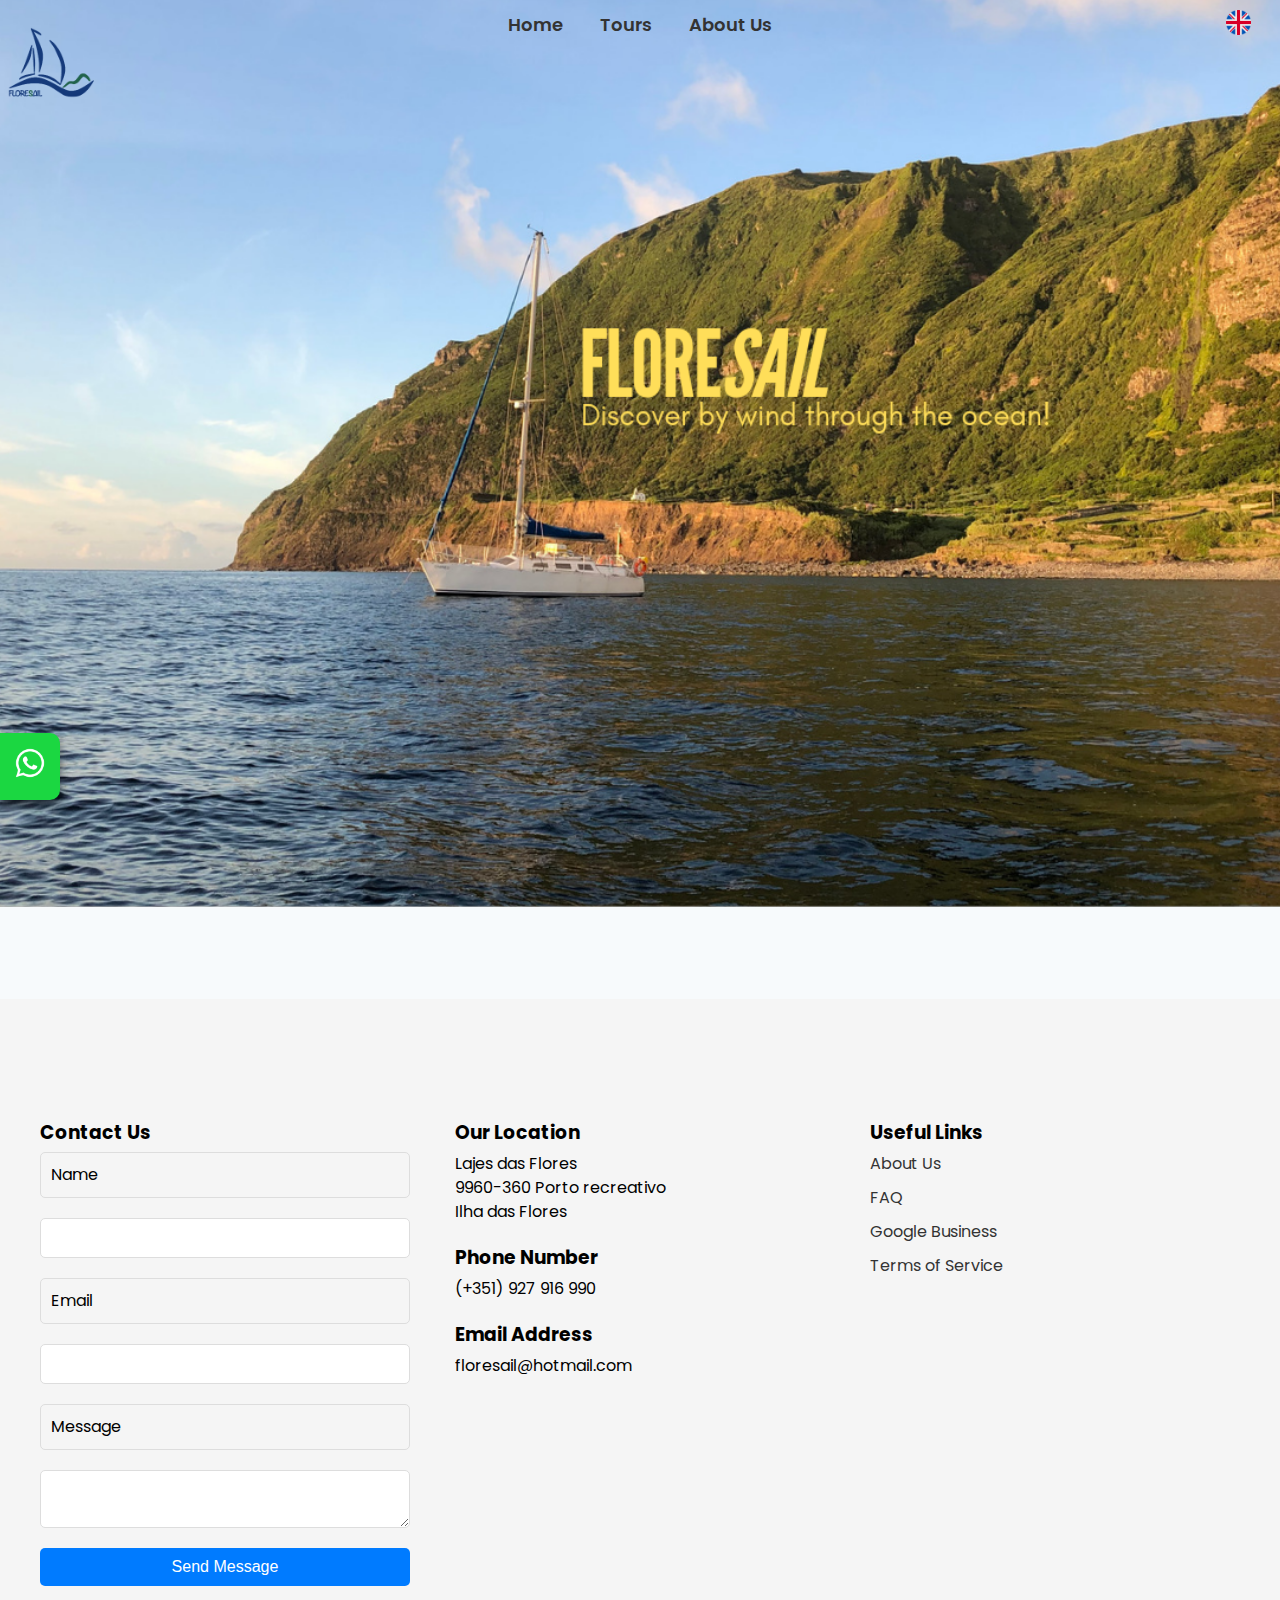
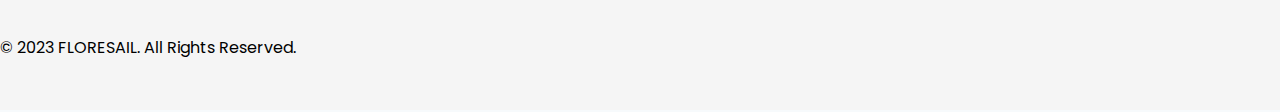
<file: About.html>
<!DOCTYPE html>
<html lang="en-us">
<head>
	<title>FLORESAIL - SAILING ADVENTURE AROUND THE OCIDENTAL ISLAND OF THE AZORES</title>
	<meta name="description" content="HOMEPAGE: Sailboat Tours around the Ocidental Group of azores! We offer amazing tours that will let you explore the beauty of the islands and experience nature in a unique way. Our sailboat tours will give you access to beautiful bays, the opportunity to explore marine life, and a chance to help the environment. Our tours are designed to give you an unforgettable experience and plenty of time to take in the sights and sounds of the islands.">
	<meta name="viewport" content="width=device-width, initial-scale=1.0">
	<link rel="stylesheet" type="text/css" href="styles.css">
	<link rel="icon" type="image/x-icon" href="pictures/official flores logo.png" sizes="32x32">
	<link rel="preconnect" href="https://fonts.googleapis.com">
	<link rel="preconnect" href="https://fonts.gstatic.com" crossorigin>
	<link href="https://fonts.googleapis.com/css2?family=Poppins&display=swap" rel="stylesheet">
</head>
<body>
	<nav>
		<ul>
			<li><a href="./index.html">Home</a></li>
			<li><a href="./tours.html">Tours</a></li>
			<li><a href="./About.html">About Us</a></li>
		</ul>
	</nav>
	<header>
		<a href="#" target="_blank">
			<img class="logo" src="pictures/official flores logo.png" >
		</a>
	</header>
	<div class="sticky">
		<a class="WhatsApp" aria-label="Chat on WhatsApp" href="https://api.whatsapp.com/send?phone=351927916990&text=I%20am%20in%20the%20Floresail%20website%20and%20I%20have%20a%20couple%20inquiries."> <img alt="Chat on WhatsApp" src="pictures/WhatsApp.png"></a>
	  </div>
	<div class="flags">
		<ul>
			<li class="united-states2"><a href="#"><img class="united-states" src="pictures/united-kingdom.png"></a>
				<ul>
					<li><a href="./indexPT.html"><img class="portugal" src="pictures/portugal.png"></a></li>
					<li><a href="./indexFR.html"><img class="French" src="pictures/france.png"></a></li>
			    </ul>
		  </li>
		</ul>
	  </div>	  
	  <main>
	</main>
	<footer>
		<div class="footer-container">
		  <div class="contact-container">
			<h3>Contact Us</h3>
			<form action="https://formsubmit.co/floresail.info@gmail.com" method="POST">
				<!--Honeypot-->
				<input type="text" name="_honey" style="display: none;">

				<!--Disable Captcha-->
				<input type="hidden" name="_captcha" value="false">
	
				<input type="hidden" name="_next" value="https://www.floresail.com">

			  <label for="name">Name</label>
			  <input type="text" id="name" name="name" required>
			  <label for="email">Email</label>
			  <input type="email" id="email" name="email" required>
			  <label for="message">Message</label>
			  <textarea id="message" name="message" required></textarea>
			  <button type="submit">Send Message</button>
			</form>
		  </div>
		  <div class="info-container">
			<h3>Our Location</h3>
			<p>Lajes das Flores</p>
			<p>9960-360 Porto recreativo<br>Ilha das Flores</p>
			<h3>Phone Number</h3>
			<p>(+351) 927 916 990</p>
			<h3>Email Address</h3>
			<p>floresail@hotmail.com</p>
		  </div>
		  <div class="links-container">
			<h3>Useful Links</h3>
			<ul>
			  <li><a href="About.html">About Us</a></li>
			  <li><a href="#">FAQ</a></li>
			  <li><a href="https://www.google.com/search?q=Azores+Sail+ocidental+sailing+Floresail&rlz=1C1FCXM_pt-PTPT1039PT1039&sxsrf=APwXEdezFI571-5kgGEEdkBjlsFXrGKvnw%3A1686099360182&ei=oNV_ZPDgCr2pkdUP1ouJ-AI&ved=0ahUKEwjwsK3L-a__AhW9VKQEHdZFAi8Q4dUDCA8&uact=5&oq=Azores+Sail+ocidental+sailing+Floresail&gs_lcp=Cgxnd3Mtd2l6LXNlcnAQAzIFCCEQoAEyBQghEKABOgcIIxDqAhAnSgQIQRgAUNwGWNwGYOIOaAFwAHgAgAGoAogBqAKSAQMyLTGYAQCgAQGgAQKwAQrAAQE&sclient=gws-wiz-serp">Google Business</a></li>
			  <li><a href="#">Terms of Service</a></li>
			</ul>
		  </div>
		</div>
		<div class="copyright">
		  <p>&copy; 2023 FLORESAIL. All Rights Reserved.</p>
		</div>
	  </footer>	
</body>
</html>
</file>
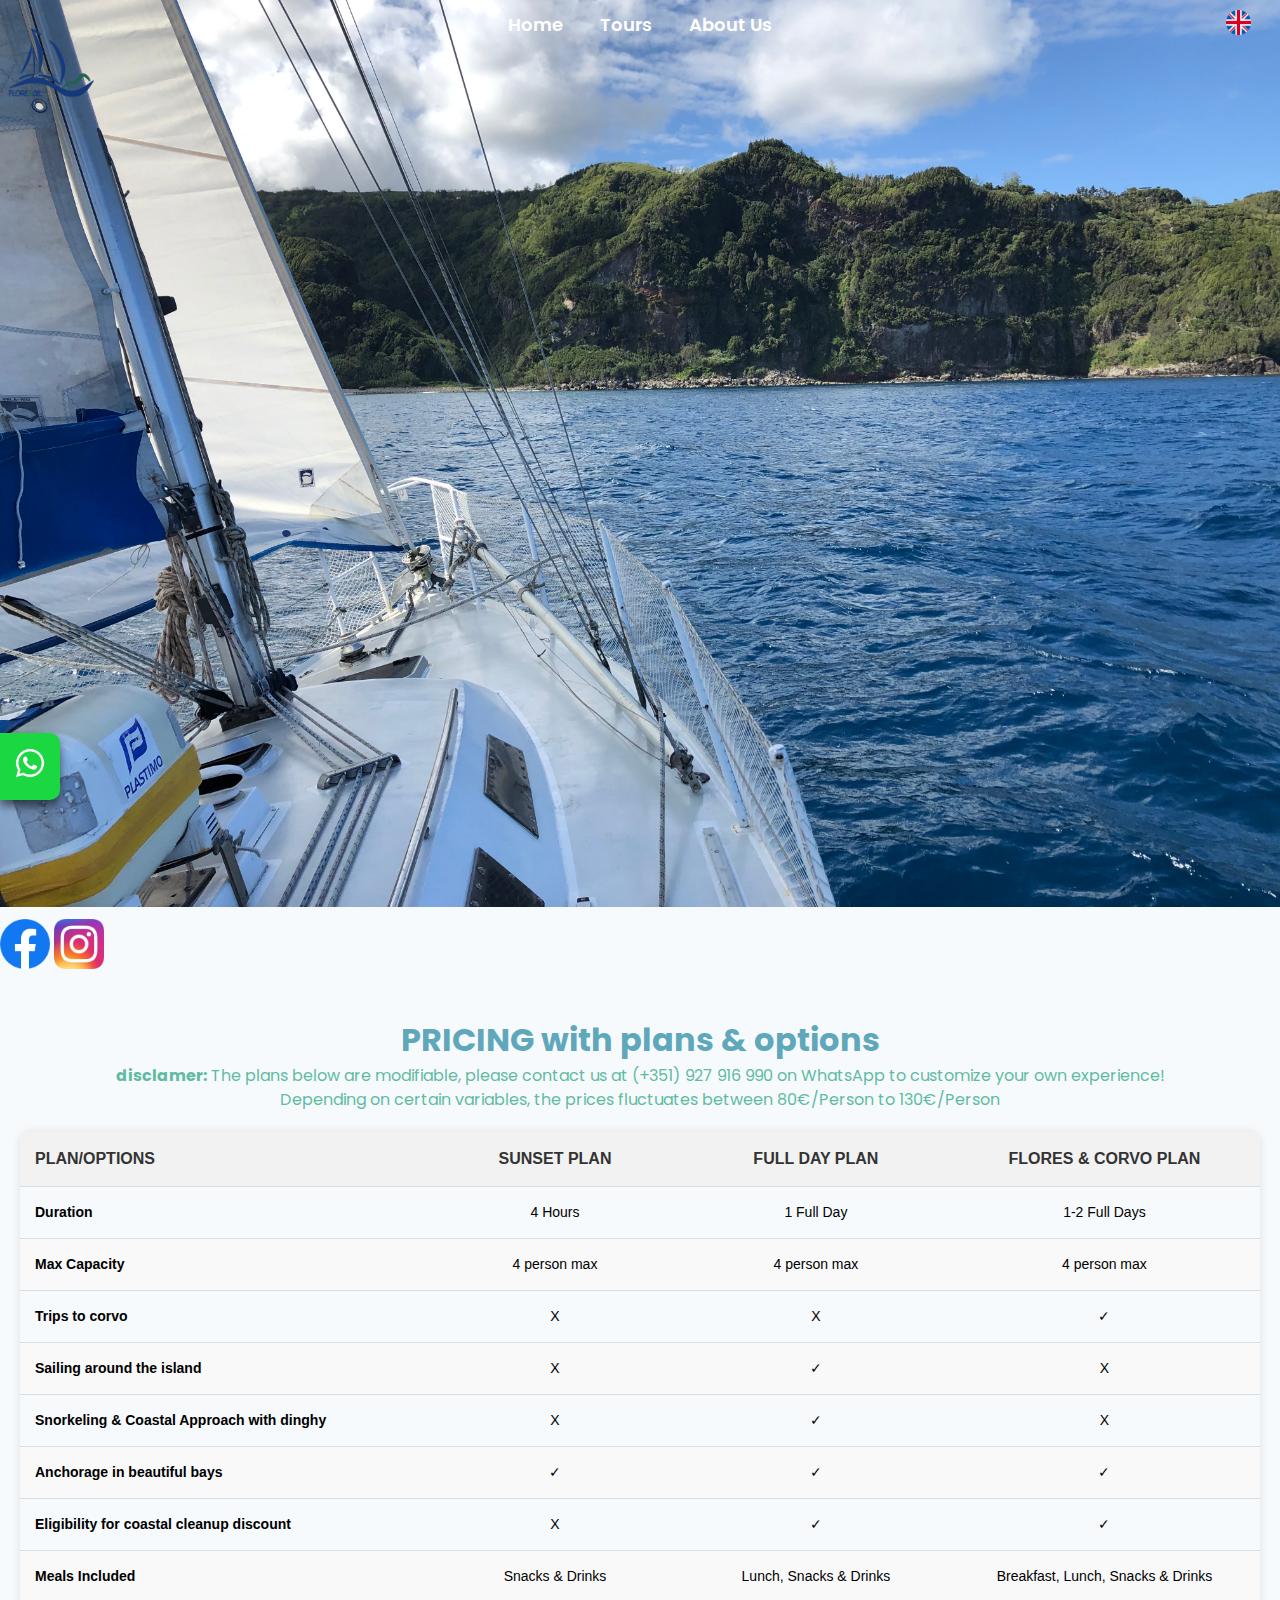
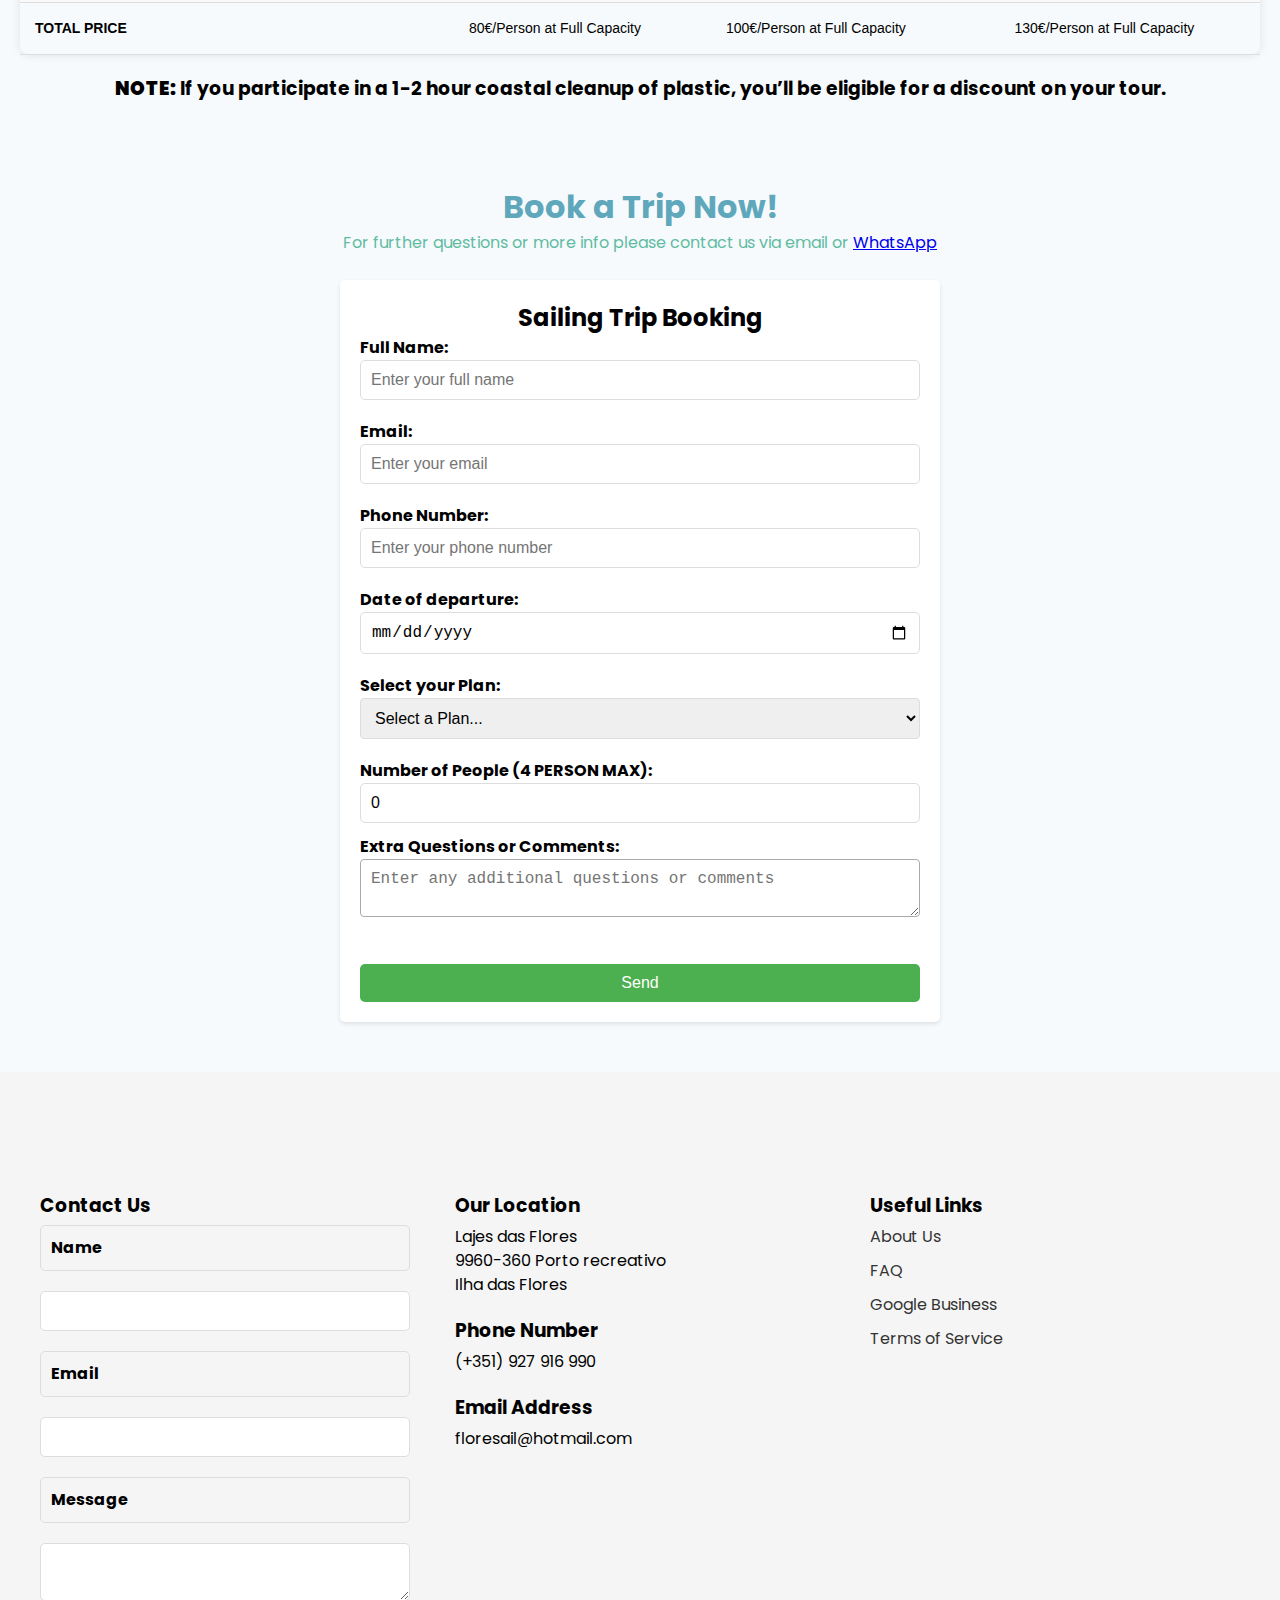
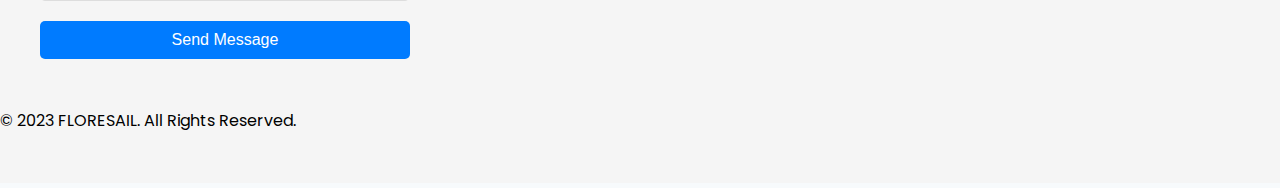
<file: tours.html>
<!DOCTYPE html>
<html lang="en-us">
<head>
	<title>FLORESAIL - SAILING ADVENTURE AROUND THE OCIDENTAL ISLAND OF THE AZORES</title>
	<meta name="description" content="TOURS: Sailboat Tours around the Ocidental Group of azores! We offer amazing tours that will let you explore the beauty of the islands and experience nature in a unique way. Our sailboat tours will give you access to beautiful bays, the opportunity to explore marine life, and a chance to help the environment. Our tours are designed to give you an unforgettable experience and plenty of time to take in the sights and sounds of the islands.">
	<meta name="viewport" content="width=device-width, initial-scale=1.0">
	<link rel="stylesheet" type="text/css" href="styles.css">
	<link rel="icon" type="image/x-icon" href="pictures/official flores logo.png" sizes="32x32">
	<link rel="preconnect" href="https://fonts.googleapis.com">
	<link rel="preconnect" href="https://fonts.gstatic.com" crossorigin>
	<link href="https://fonts.googleapis.com/css2?family=Poppins&display=swap" rel="stylesheet">
</head>
<style>
    .form-container {
  max-width: 600px;
  margin: 0 auto;
  margin-bottom: 50px;
  background-color: #ffffff;
  box-shadow: 0 2px 4px rgba(0, 0, 0, 0.1);
  padding: 20px;
  border-radius: 5px;
}

.form-container h2 {
  text-align: center;
}

.form-row {
  margin-bottom: 20px;
}

label {
  display: block;
  font-weight: bold;
}

input,
button {
  width: 100%;
  padding: 10px;
  font-size: 16px;
  border: 1px solid #ddd;
  border-radius: 5px;
}

#submit1 {
  background-color: #4caf50;
  color: #fff;
  border: none;
}

#submit1:hover {
  cursor: pointer ;
  background-color: #45a049;
}

/* Styling for the form row */
.form-row {
  margin-bottom: 20px;
}
#extra-questions {
	width: 100%;
	padding: 10px;
	border-radius: 4px;
	border: 0.8px solid #aaa;
	margin-bottom: 20px;
	font-size: 16px;
	color: #333;
}
label {
  display: block;
  font-weight: bold;
}

/* Styling for the select dropdown */
select {
  padding: 10px;
  font-size: 16px;
  border: 1px solid #ddd;
  border-radius: 4px;
  width: 100%;
}

/* Styling for the selected option */
select option[disabled]:first-child {
  color: #aaa;
}

/* Styling for the dropdown arrow */
select::-ms-expand {
  display: none;
}

select::-webkit-select-placeholder {
  color: #aaa;
}

select::-moz-placeholder {
  color: #aaa;
}

select:-ms-input-placeholder {
  color: #aaa;
}

select::placeholder {
  color: #aaa;
}
#olol1 {
	margin-top: 12px;
}
@media (min-width: 767px) {
	nav li a {
		color: white;
	}
  }
</style>
<body>
	<nav>
		<ul>
			<li><a href="./index.html">Home</a></li>
			<li><a href="./tours.html">Tours</a></li>
			<li><a href="./About.html">About Us</a></li>
		</ul>
	</nav>
	<header id="header22">
		<a href="#" target="_blank">
			<img class="logo" src="pictures/official flores logo.png" >
		</a>
	</header>
	<a class="fblink" target="_blank" href="https://www.facebook.com/gil.duarte.39"><img class="fbimage" src="pictures/Facebook_Logo_(2019).png"></a>
	<a class="fblink" target="_blank" href="https://www.instagram.com/floresail_/"><img class="fbimage" src="pictures/Instagram_icon.png.png"></a>
	<div class="sticky">
		<a class="WhatsApp" aria-label="Chat on WhatsApp" href="https://api.whatsapp.com/send?phone=351927916990&text=I%20am%20in%20the%20Floresail%20website%20and%20I%20have%20a%20couple%20inquiries."> <img alt="Chat on WhatsApp" src="pictures/WhatsApp.png"></a>
	  </div>
	<div class="flags">
		<ul>
			<li class="united-states2"><a href="#"><img class="united-states" src="pictures/united-kingdom.png"></a>
				<ul>
					<li><a href="./indexPT.html"><img class="portugal" src="pictures/portugal.png"></a></li>
					<li><a href="./indexFR.html"><img class="French" src="pictures/france.png"></a></li>
			    </ul>
		  </li>
		</ul>
	  </div>	
	  <h1 id="pricing-text">PRICING with plans & options</h1>
	  <p id="paraprice-text"><b>disclamer:</b> The plans below are modifiable, please contact us at (+351) 927 916 990 on WhatsApp to customize your own experience!<br>Depending on certain variables, the prices fluctuates between 80&euro;/Person to 130&euro;/Person</p>
	  <div class="pricing-table">
		<table>
		  <thead>
			<tr>
			  <th>PLAN/OPTIONS</th>
			  <th>Sunset plan</th>
			  <th>Full Day plan</th>
			  <th>Flores & Corvo plan</th>
			</tr>
		  </thead>
		  <tbody>
			<tr>
			  <td>Duration</td>
			  <td>4 Hours</td>
			  <td>1 Full Day</td>
			  <td>1-2 Full Days</td>
			</tr>
			<tr>
				<td>Max Capacity</td>
				<td>4 person max</td>
				<td>4 person max</td>
				<td>4 person max</td>
			</tr>
			<tr>
			  <td>Trips to corvo</td>
			  <td>X</td>
			  <td>X</td>
			  <td>&check;</td>
			</tr>
			<tr>
			  <td>Sailing around the island</td>
			  <td>X</td>
			  <td>&check;</td>
			  <td>X</td>
			</tr>
			<tr>
				<td>Snorkeling & Coastal Approach with dinghy</td>
				<td>X</td>
				<td>&check;</td>
				<td>X</td>
				</tr>
				<tr>
					<td>Anchorage in beautiful bays</td>
					<td>&check;</td>
					<td>&check;</td>
					<td>&check;</td>
				</tr>
				<tr>
					<td>Eligibility for coastal cleanup discount</td>
					<td>X</td>
					<td>&check;</td>
					<td>&check;</td>
				</tr>
			<tr>
			  <td>Meals Included</td>
			  <td>Snacks & Drinks</td>
			  <td>Lunch, Snacks & Drinks</td>
			  <td>Breakfast, Lunch, Snacks & Drinks</td>
			</tr>
			<tr>
				<td>TOTAL PRICE</td>
				<td>80&euro;/Person at Full Capacity</td>
				<td>100&euro;/Person at Full Capacity</td>
				<td>130&euro;/Person at Full Capacity</td>
			</tr>
		  </tbody>
		</table>
	  </div>	
	  <h3 id="cleanup-text"><b>NOTE:</b> If you participate in a 1-2 hour coastal cleanup of plastic, you’ll be eligible for a discount on your tour.</h3>	
	  <h1 id="booking-text">Book a Trip Now!</h1>
	  <p id="parabooking-text">For further questions or more info please contact us via email or <a href="https://api.whatsapp.com/send?phone=351927916990&text=I%20am%20in%20the%20Floresail%20website%20and%20I%20have%20a%20couple%20inquiries.">WhatsApp</a></p>
	  <div class="form-container">
        <h2>Sailing Trip Booking</h2>
        <form action="https://formsubmit.co/floresail@hotmail.com" method="POST">
          <div class="form-row">
            <label for="full-name">Full Name:</label>
            <input type="text" id="full-name" name="full-name" placeholder="Enter your full name" required>
          </div>
          <div class="form-row">
            <label for="email">Email:</label>
            <input type="email" id="email" name="email" placeholder="Enter your email" required>
          </div>
          <div class="form-row">
            <label for="phone">Phone Number:</label>
            <input type="tel" id="phone" name="phone-number" placeholder="Enter your phone number" required>
          </div>
          <div class="form-row">
            <label for="date">Date of departure:</label>
            <input type="date" id="date" name="date-of-departure" required>
          </div>
		  <div class="form-row">
			<label for="row-picker">Select your Plan:</label>
      <select id="row-picker" name="Plan select" required>
        <option value="none selected" disabled selected>Select a Plan...</option>
        <option value="Sunset plan">Sunset plan</option>
		<option value="Full Day">Full Day</option>
        <option value="Flores & Corvo plan">Flores & Corvo plan</option>
		<option value="Customizable plan">Customizable plan</option>
      </select>
		  </div>
          <div class="form-row">
            <label for="people">Number of People (4 PERSON MAX):</label>
            <div class="quantity-picker">
              <input name="people-count" type="number" id="people" min="1" max="4" value="0" required>
            </div>
			<div class="form-row">
				<label id="olol1" for="extra-questions">Extra Questions or Comments:</label>
				<textarea id="extra-questions" name="extra-questions" placeholder="Enter any additional questions or comments"></textarea>	
			</div>
          </div>
          <button id="submit1" type="submit">Send</button>
        </form>
      </div>
      
	<footer>
		<div class="footer-container">
		  <div class="contact-container">
			<h3>Contact Us</h3>
			<form action="https://formsubmit.co/floresail@gmail.com" method="POST">
				<!--Honeypot-->
				<input type="text" name="_honey" style="display: none;">

				<!--Disable Captcha-->
				<input type="hidden" name="_captcha" value="false">
	
				<input type="hidden" name="_next" value="https://www.floresail.com">

			  <label for="name">Name</label>
			  <input type="text" id="name" name="name" required>
			  <label for="email1">Email</label>
			  <input type="email" id="email1" name="email" required>
			  <label for="message">Message</label>
			  <textarea id="message" name="message" required></textarea>
			  <button type="submit">Send Message</button>
			</form>
		  </div>
		  <div class="info-container">
			<h3>Our Location</h3>
			<p>Lajes das Flores</p>
			<p>9960-360 Porto recreativo<br>Ilha das Flores</p>
			<h3>Phone Number</h3>
			<p>(+351) 927 916 990</p>
			<h3>Email Address</h3>
			<p>floresail@hotmail.com</p>
		  </div>
		  <div class="links-container">
			<h3>Useful Links</h3>
			<ul>
			  <li><a href="About.html">About Us</a></li>
			  <li><a href="#">FAQ</a></li>
			  <li><a href="https://www.google.com/search?q=Azores+Sail+ocidental+sailing+Floresail&rlz=1C1FCXM_pt-PTPT1039PT1039&sxsrf=APwXEdezFI571-5kgGEEdkBjlsFXrGKvnw%3A1686099360182&ei=oNV_ZPDgCr2pkdUP1ouJ-AI&ved=0ahUKEwjwsK3L-a__AhW9VKQEHdZFAi8Q4dUDCA8&uact=5&oq=Azores+Sail+ocidental+sailing+Floresail&gs_lcp=Cgxnd3Mtd2l6LXNlcnAQAzIFCCEQoAEyBQghEKABOgcIIxDqAhAnSgQIQRgAUNwGWNwGYOIOaAFwAHgAgAGoAogBqAKSAQMyLTGYAQCgAQGgAQKwAQrAAQE&sclient=gws-wiz-serp">Google Business</a></li>
			  <li><a href="#">Terms of Service</a></li>
			</ul>
		  </div>
		</div>
		<div class="copyright">
		  <p>&copy; 2023 FLORESAIL. All Rights Reserved.</p>
		</div>
	  </footer>	 
<script>
   var peopleInput = document.getElementById("people");
  peopleInput.addEventListener("change", function() {
    var value = parseInt(peopleInput.value);
    if (isNaN(value) || value < 1)
      peopleInput.value = 1;
    else if (value > 4)
      peopleInput.value = 4;
  });
</script>
</body>
</html>
</file>
<file: styles.css>
/* reset default margin and padding */
* {
	margin: 0;
	padding: 0;
	box-sizing: border-box;
  }
  
  /* set default font family and size */
  body {
	font-family: 'Poppins', sans-serif;
	font-size: 16px;
	background-color: #f7fafc;
	line-height: 1.5;
  }
  .logo {
	position: absolute;
    left: 0;
    top: 0;
	z-index: 1;
	display: block;
    height: 140px;
    width: 100px;
	transition: all .2s;
  }
  .logo:hover {
	transform: scale(1.2);
	transition: all .2s;
  }
  /* style header */
  header {
	display: flex;
	position: relative;
	bottom: 52px;
	background-image: url('pictures/header3.0.PNG');
	border-bottom: 0px solid #ccc;
    background-size: cover;
    background-position: center;
	height: 101vh;
	background-color: #333;
	color: #fff;
	text-align: center;
  }
  #header22 {
	background-image: url(pictures/IMG_4741.JPG);
  }
  .sticky {
	position: fixed;
	bottom: 100px;
 	z-index: 999;
  }
 /* Style the link */
div .WhatsApp {
	display: inline-block;
	background-color: #1bd741;
	box-shadow: 0 6px 10px rgba(0, 0, 0, 0.553);
	color: white;
	font-size: 18px;
	font-weight: bold;
	text-decoration: none;
	padding: 10px 10px;
	border-radius: 0px 10px 10px 0px;
	transition: all .2s;
  }
  
  /* Style the link on hover */
  div .WhatsApp:hover {
	transform: scale(1.2);
	transition: all .2s;
  }
  
  /* Style the image inside the link */
 div .WhatsApp img {
	width: 40px;
	height: 40px;
  }
  /* style navigation */
  nav {
	background-color: transparent;
	border-bottom: 0px solid #ccc;
	position: sticky;
	z-index: 1;
  }
  
  nav ul {
	font-size: 18px;
	line-height: 1.2;
	list-style-type: none;
	margin: 0;
	padding: 0;
	overflow: hidden;
	text-align: center;
  }
  
  nav li {
	float: none;
	display: inline-block;
  }
 .French:hover {
	opacity: 1;
 }
 .portugal:hover {
	opacity: 1;
 }
 div li {
	margin: 0;
	padding: 0;
	overflow: hidden;
	list-style-type: none;
 }
 .united-states {
	width: 40px;
	height: 40px;
 }
 .portugal {
	width: 40px;
	height: 40px;
	opacity: 0.7;
 }
 .French{
	width: 40px;
	height: 40px;
	opacity: 0.7;
 }
 /* Style the flags container */
.flags {
	z-index: 1;
	position: fixed;
	top:0%;
	left: 95%;
 }
  /* Hide the dropdown menu by default */
  .flags ul ul {
	display: none;
  }
  
  /* Style the main menu item */
  .flags ul li a {
	display: block;
	padding: 10px;
  }
  
  /* Style the submenu items */
  .flags ul ul li a {
	display: block;
	background-color: transparent;
	color: #333;
	padding: 10px;
  }
  
  /* Style the active submenu item */
  .flags ul ul li a:hover {
	background-color: transparent;
  }
  
  /* Display the dropdown menu when hovering over the main menu item */
  .flags ul li:hover > ul {
	display: block;
	position: absolute;
	top: 100%;
	left: 0;
	z-index: 1;
  }
  
  /* Style the flag images */
  .united-states, .portugal, .French {
	width: 25px;
	height: 25px;
  }
  
  /* Style the main menu item for the United States flag */
  .united-states2 > a {
	position: relative;
  }
  nav li a {
	font-family: 'Poppins', sans-serif;
	font-weight: 600;
	display: block;
	color: #333;
	text-align: center;
	padding: 14px 16px;
	text-decoration: none;
	transition: all .1s;
  }
  nav li a:hover {
	transform: scale(1.2);
	transition: all .1s;
  }
  
  /* style main content */
  main {
	padding: 20px;
  }
  main section h2 {
	text-align: center;
	font-size: 40px;
	color: rgb(5, 5, 54);
  }
  main section h3 {
	text-align: center;
	font-weight: 600;
	font-size: 34px;
	color: rgb(22, 22, 113);
	padding-bottom: 8px;
  }
  main section h4 {
	text-align: center;
	font-weight: 600;
	font-size: 28px;
	color: rgb(25, 94, 40);
  }
  section {
	margin-bottom: 20px;
  }
  iframe {
	margin-top: 20px;
	height: 100vh;
	width: 100%;
  }
  section h2 {
	font-size: 24px;
	margin-bottom: 10px;
  }
  
  section p {
	line-height: 1.6;
  }
  /*footer content*/
  footer {
	background-color: #f5f5f5;
	padding: 50px 0;
  	background-size: cover;
 	background-position: top center;
	padding-top: 100px;
  }
  
  .footer-container {
	display: flex;
	flex-wrap: wrap;
	justify-content: space-between;
	max-width: 1200px;
	margin: 0 auto;
  }
  
  .contact-container,
  .info-container,
  .links-container {
	flex-basis: calc(33.33% - 30px);
	margin-bottom: 30px;

  }
  
  .contact-container h3,
  .info-container h3,
  .links-container h3 {
	margin-top: 20px;
	margin-bottom: 5px;
  }
  .contact-container form {
	display: flex;
	flex-direction: column;
  }
  
  .contact-container label,
  .contact-container input,
  .contact-container textarea,
  .contact-container button {
	width: 100%;
	margin-bottom: 20px;
	padding: 10px;
	font-size: 16px;
	border: 1px solid #ddd;
	border-radius: 5px;
  }
  /* CHAT GPT CODE*/
  .card-container {
	margin-top: 100px;
	display: flex;
	flex-wrap: wrap;
	justify-content: space-between;
  }
  
  .why-us-card,
  .offer-card {
	flex-basis: 48%; /* Decreased the flex-basis slightly to accommodate equal spacing */
	padding: 20px;
	margin-bottom: 20px;
	border-radius: 5px;
	border: 2px solid #ccc;
    box-shadow: 5px 8px 2px rgba(0, 0, 0, 0.1);
	transition: transform 0.3s ease, box-shadow 0.3s ease; /* Added transition effect for transform and box-shadow */
}
  
  .why-us-card h2,
  .offer-card h2 {
	color: #5fa8bc;
	font-size: 40px;
  }
  
  .why-us-card p,
  .offer-card ul,
  .why-us-card ul {
	text-align: center;
	color: #4a5568;
  }
  .why-us-card:hover,
  .offer-card:hover {
	transform: translateY(-15px); /* Lifts the card by 5px when hovered */
	box-shadow: 14px 20px 7px rgba(0, 0, 0, 0.1); /* Adjusted box shadow on hover */
  }

  .offer-card li,
  .why-us-card li {
	margin-bottom: 10px;
  }
  #h2-text {
	margin-top: 50px;
	color: #5fa8bc;
	font-weight: bolder;
	font-size: 70px;
  }
  #h3-text {
	position: relative;
	bottom: 20px;
	color: #5fbca2;
	font-weight: bolder;
	font-size: 55px;
  }
  #h4-text {
	position: relative;
	bottom: 35px;
	color: #5dd3dc;
	font-weight: bolder;
	font-size: 45px;
  }

  @media (max-width: 768px) {
	#h2-text {
		font-size: 40px;
	  }
	  #h3-text {
		font-size: 35px;
	  }
	  #h4-text {
		font-size: 30px;
	  }
	.contact-container h3,
  .info-container h3 {
	text-align: center;
	margin-top: 20px;
	margin-bottom: 5px;
  }
  .contact-container p,
  .info-container p,
  .links-container p {
	text-align: center;
  }
	.card-container {
	  flex-direction: column;
	}
  
	.why-us-card,
	.offer-card {
	  flex-basis: 100%;
	}
  }
  
  .card-content {
    flex: 1;
    padding: 20px;
    border-radius: 5px;
    margin-right: 20px;
    transition: transform 1.8s ease;
    transform: translateX(-100%);
  }

  .card-content.visible {
    transform: translateX(0);
  }

  #card-content2 {
    border: 2px solid #ccc;
    box-shadow: 5px 8px 2px rgba(0, 0, 0, 0.1);
  }

  .card-title {
	color: #5fa8bc;
    font-size: 28px;
    font-weight: bolder;
    margin-bottom: 10px;
  }

  .card-text {
	color: #4a5568;
    margin-bottom: 10px;
  }

  .card-button {
    display: inline-block;
    padding: 10px 15px;
    background-color: #337ab7;
    color: #fff;
    text-decoration: none;
    border-radius: 5px;
    text-align: center;
  }

  .card-button:hover {
    background-color: #316390;
  }

  @media (max-width: 900px) {
    header h1 {
      display: none;
    }

    .card {
      flex-direction: column;
    }

    .card-content {
      margin-right: 0;
    }
  }

  .slider {
	margin-top: 100px;
	position: relative;
	width: 100%;
	height: auto;
  }
  
  .slider-container {
	overflow: hidden;
  }
  
  .slider-track {
	display: flex;
		flex-wrap: wrap;
		justify-content: center;
  }
  #img123 {
	display: none;
  }
  .slider-item {
	border: 1.8px solid #000000;
	flex: 0 0 16.666666%; /* Set the width of each image item to 1/6th of the container width */
	padding: 5px;
	margin: 5px; /* Add margin for spacing */
	position: relative;
  }
  
  
  .slider-item:before {
	content: "";
	display: block;
	padding-top: 100%; /* Set the padding-top to create a square shape */
  }

  .slider-item:active,
.slider-item.touch {
  transform: scale(0.95); /* Add a scaling effect on touch/click */
}

.slider-item:hover::after {
  content: "";
  position: absolute;
  top: 0;
  left: 0;
  width: 100%;
  height: 100%;
  background-color: rgba(0, 0, 0, 0.3);
  z-index: 1;
  pointer-events: none;
}
  
  .slider-item img {
	position: absolute;
	top: 0;
	left: 0;
	width: 100%;
	height: 100%;
	object-fit: cover;
	cursor: pointer;
  }
  
  .modal {
	display: none;
	justify-content: center;
	align-items: center;
	position: fixed;
	top: 0;
	left: 0;
	width: 100%;
	height: 100%;
	background-color: rgba(0, 0, 0, 0.9);
	z-index: 9998;
  }
  
  .modal img {
	max-width: 90%;
	max-height: 90%;
  }
  
  .modal.active {
	display: flex;
  }
  .gallery-text {
	position: relative;
	top: 90px;
	color: #5fa8bc;
    font-size: 28px;
    font-weight: bolder;
  }
  .viewimage-text {
	position: relative;
	top: 85px;
	text-align: center;
	color: #5fbca2;
    font-size: 20px;
	font-weight: bolder;
  }
  @media (max-width: 768px) {
	#img123 {
		display: block;
	  }
	.slider-track {
		display: flex;
		flex-wrap: wrap;
		justify-content: center;
	}
	.slider-item {
		
	  margin: 2px;
	  flex: 0 0 33.333333%; /* Set the width of each image item to 1/3rd of the container width */
	}
  }
  
  /*CHAT GPT CODE ENDS HERE*/
  .contact-container button {
	background-color: #007bff;
	color: #fff;
	border: none;
	cursor: pointer;
  }
  
  .contact-container button:hover {
	background-color: #0069d9;
  }
  
  .links-container ul {
	list-style: none;
	padding: 0;
  }
  
  .links-container li {
	margin-bottom: 10px;
  }
  
  .links-container a {
	color: #333;
	text-decoration: none;
	transition: color 0.2s ease-in-out;
  }
  
  .links-container a:hover {
	color: #007bff;
  }
  
  @media (max-width: 768px) {
	.contact-container,
	.info-container,
	.links-container {
	  flex-basis: 100%;
	}
  }
  
  /* responsive styles */
  @media screen and (max-width: 768px) {
	/* reduce padding on main content */
	header{
		height: 101vh;
	}
	main {
	  padding: 10px;
	}
	.flags {
		position: fixed;
		top:40%;
		left: 94%;
	 }
	/* center text in navigation */
	nav ul {
	  text-align: center;
	}
	/* make navigation links stack vertically */
	nav li {
	  float: none;
	  display: inline-block;
	}
	iframe {
		width: 400px;
		height: 240px;
	}
	/* reduce padding on navigation links */
	nav li a {
	  padding: 12px;
	}
  }
  
  @media screen and (max-width: 480px) {
	/* reduce font size on header */
	header {
	  font-size: 18px;
	  height: 101vh;
	}
	.logo {
		position: relative;
		top: 30px;
	}
	.flags {
		position: fixed;
		top:10%;
		left: 86%;
	 }
	 
	/* reduce font size on section headings */
	main section h2 {
		font-size: 100%;
	}
	main section h3 {
		font-size: 100%;
	}
	main section h4 {
		font-size: 100%;
	}
	/* reduce font size on navigation links */
	nav li a {
	  font-size: 14px;
	}
	/* reduce padding on navigation links */
	nav li a {
	  padding: 12px;
	}
	iframe {
		width: 300px;
		height: 180px;
	}
	/* center text in footer */
  }

  
  /*Test code*/
  /* Styling for the pricing table */
.pricing-table {
	margin: 20px;
  }
  
  table {
	width: 100%;
	border-collapse: collapse;
  }
  
  th, td {
	padding: 15px;
	text-align: center;
	border-bottom: 1px solid #ddd;
  }
  
  thead th {
	background-color: #f2f2f2;
	color: #333;
	font-weight: bold;
  }
  
  tbody tr:nth-child(even) {
	background-color: #f9f9f9;
  }
  
  tbody td:first-child {
	text-align: left;
	font-weight: bold;
  }
  thead tr th:first-child {
	text-align: left;
  }
  /* Additional styling for a modern look */
  table {
	box-shadow: 0px 0px 10px rgba(0, 0, 0, 0.1);
	border-radius: 10px;
  }
  
  th, td {
	font-family: Arial, sans-serif;
  }
  
  th {
	text-transform: uppercase;
  }
  
  td {
	font-size: 14px;
  }
  
  tbody tr:hover {
	background-color: #f5f5f5;
  }  
  /* Responsive styles */
@media (max-width: 767px) {
	th, td {
	  padding: 10px;
	  font-size: 12px;
	}
  }
  
  @media (max-width: 480px) {
	.pricing-table {
	  margin: 10px;
	}
  
	th, td {
	  padding: 8px;
	  font-size: 10px;
	}
  }
  #pricing-text {
	color: #5fa8bc;
	text-align: center;
  }
  #paraprice-text {
	color: #5fbca2;
	text-align: center;
  }
  #booking-text {
	color: #5fa8bc;
	margin-top: 80px;
	text-align: center;
  }
  #parabooking-text {
	color: #5fbca2;
	text-align: center;
	margin-bottom: 25px;
  }
  #cleanup-text {
	text-align: center;
  }

  .fblink {
	position: relative;
  }
  
  .fbimage {
	width: 50px; /* Adjust the size as desired */
	height: auto; /* Preserve the aspect ratio */
	position: relative;
	top: -40px;
	left: 0;
  }
</file>
